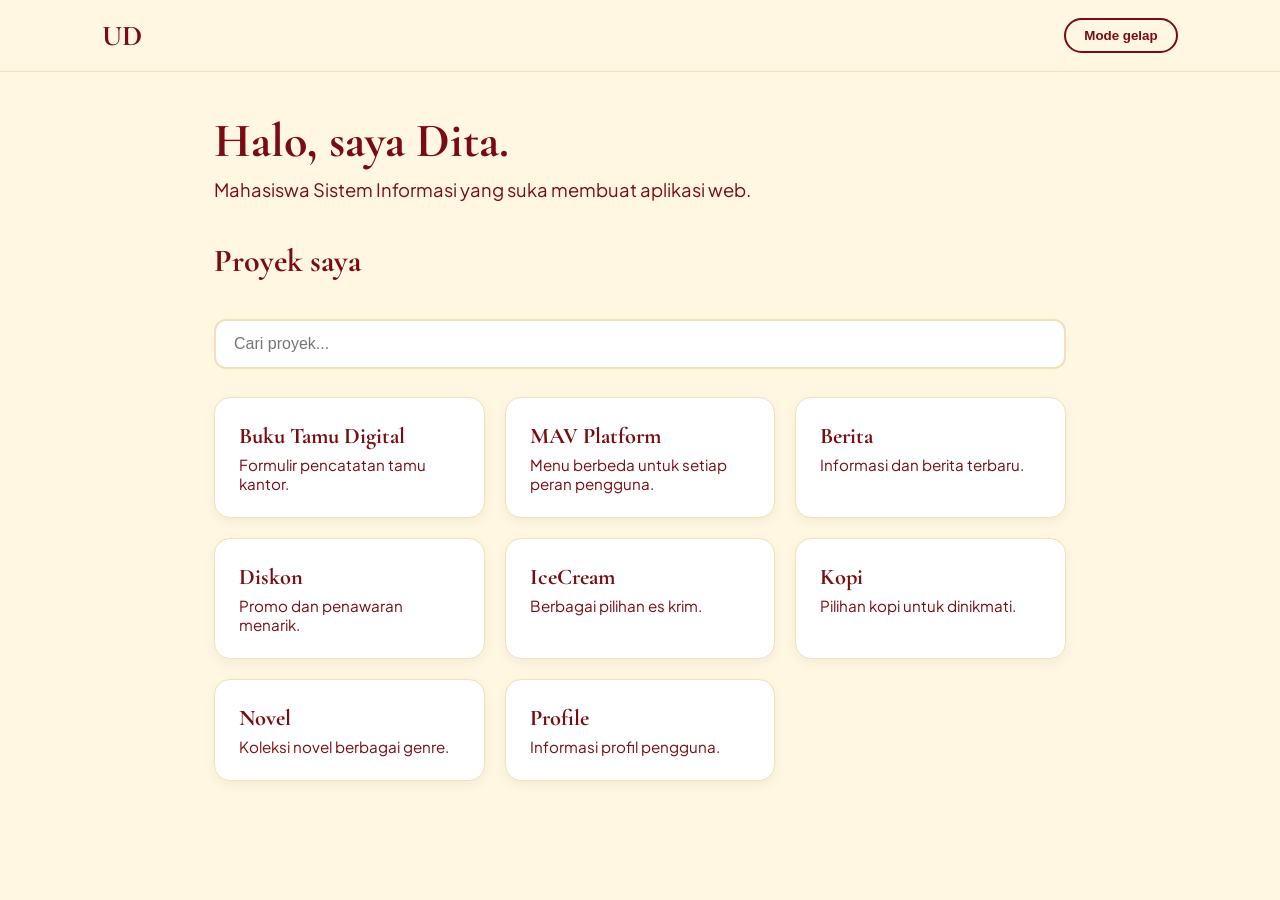
<file: index.html>
<!DOCTYPE html>
<html lang="id">
<head>
    <meta charset="UTF-8">
    <meta name="viewport" content="width=device-width, initial-scale=1">
    <title>Portofolio Dita</title>
    <link href="https://fonts.googleapis.com/css2?family=Cormorant+Garamond:wght@600;700&family=Plus+Jakarta+Sans:wght@400;500;600&display=swap" rel="stylesheet">
    <style>
        /* MODE TERANG (Default): Latar Lemon Cream #FFF7E1, Teks/Aksen Red Wine #790C12 */
        :root {
            --latar: #FFF7E1;
            --kartu: #ffffff;
            --teks: #4a070b;
            --teks-pudar: #790C12;
            --aksen: #790C12;
            --border: #f0e1bc;
        }

        /* MODE GELAP: Latar Red Wine Gelap #400609, Kartu Red Wine #790C12, Teks Lemon Cream #FFF7E1 */
        body.gelap {
            --latar: #3b0508;
            --kartu: #5c090e;
            --teks: #FFF7E1;
            --teks-pudar: #fcdfa2;
            --aksen: #FFF7E1;
            --border: #790C12;
        }

        * { box-sizing: border-box; }
        body {
            margin: 0;
            font-family: 'Plus Jakarta Sans', sans-serif;
            background: var(--latar);
            color: var(--teks);
            transition: all 0.3s ease;
        }
        h1, h2, h3 { font-family: 'Cormorant Garamond', serif; }
        .header {
            display: flex;
            justify-content: space-between;
            align-items: center;
            padding: 18px 8%;
            background: var(--latar);
            position: sticky;
            top: 0;
            border-bottom: 1px solid var(--border);
        }
        .logo { margin: 0; color: var(--aksen); font-size: 1.8rem; }
        #tombol-tema {
            padding: 8px 18px;
            border: 2px solid var(--aksen);
            border-radius: 20px;
            background: transparent;
            color: var(--aksen);
            font-weight: 600;
            cursor: pointer;
            transition: 0.2s;
        }
        #tombol-tema:hover { background: var(--aksen); color: var(--latar); }
        .isi { max-width: 900px; margin: 0 auto; padding: 40px 24px 60px; }
        .perkenalan h1 { font-size: 3rem; margin: 0 0 8px; color: var(--aksen); }
        .perkenalan p { color: var(--teks-pudar); font-size: 1.15rem; margin: 0; }
        .isi > h2 { font-size: 2rem; margin-top: 40px; color: var(--aksen); }
        #cari {
            width: 100%;
            padding: 14px 18px;
            margin: 12px 0 28px;
            border: 2px solid var(--border);
            border-radius: 12px;
            font-size: 1rem;
            background: var(--kartu);
            color: var(--teks);
            outline: none;
            transition: 0.2s;
        }
        #cari:focus { border-color: var(--aksen); }
        .daftar-proyek { display: grid; grid-template-columns: repeat(auto-fill, minmax(250px, 1fr)); gap: 20px; }
        .kartu {
            padding: 24px;
            background: var(--kartu);
            border-radius: 16px;
            border: 1px solid var(--border);
            color: inherit;
            text-decoration: none;
            transition: 0.3s;
            box-shadow: 0 4px 12px rgba(0,0,0,0.05);
        }
        .kartu:hover { transform: translateY(-5px); border-color: var(--aksen); }
        .kartu h3 { margin: 0 0 6px; color: var(--aksen); font-size: 1.4rem; }
        .kartu p { margin: 0; color: var(--teks-pudar); font-size: 0.95rem; }
        .pesan-kosong { display: none; color: var(--teks-pudar); text-align: center; margin-top: 20px; }
    </style>
</head>
<body>
    <header class="header">
        <h2 class="logo">UD</h2>
        <button id="tombol-tema">Mode gelap</button>
    </header>

    <main class="isi">
        <section class="perkenalan">
            <h1>Halo, saya Dita.</h1>
            <p>Mahasiswa Sistem Informasi yang suka membuat aplikasi web.</p>
        </section>

        <h2>Proyek saya</h2>
        <input type="text" id="cari" placeholder="Cari proyek...">

        <section class="daftar-proyek">
            <a class="kartu" href="buku-tamu-digital/index.html">
                <h3>Buku Tamu Digital</h3>
                <p>Formulir pencatatan tamu kantor.</p>
            </a>
            <a class="kartu" href="mav-platform/index.html">
                <h3>MAV Platform</h3>
                <p>Menu berbeda untuk setiap peran pengguna.</p>
            </a>
            <a class="kartu" href="berita/portal_berita.html">
                <h3>Berita</h3>
                <p>Informasi dan berita terbaru.</p>
            </a>
            <a class="kartu" href="diskon/index.html">
                <h3>Diskon</h3>
                <p>Promo dan penawaran menarik.</p>
            </a>
            <a class="kartu" href="IceCream/index.html">
                <h3>IceCream</h3>
                <p>Berbagai pilihan es krim.</p>
            </a>
            <a class="kartu" href="Kopi/index.html">
                <h3>Kopi</h3>
                <p>Pilihan kopi untuk dinikmati.</p>
            </a>
            <a class="kartu" href="novel/index.html">
                <h3>Novel</h3>
                <p>Koleksi novel berbagai genre.</p>
            </a>
            <a class="kartu" href="profile/index.html">
                <h3>Profile</h3>
                <p>Informasi profil pengguna.</p>
            </a>
        </section>

        <p id="pesan-kosong" class="pesan-kosong">Proyek tidak ditemukan.</p>
    </main>

    <script>
        const tombolTema = document.getElementById("tombol-tema");
        tombolTema.addEventListener("click", () => {
            document.body.classList.toggle("gelap");
            tombolTema.textContent = document.body.classList.contains("gelap") ? "Mode terang" : "Mode gelap";
        });

        const kotakCari = document.getElementById("cari");
        const semuaKartu = document.querySelectorAll(".kartu");
        const pesanKosong = document.getElementById("pesan-kosong");

        kotakCari.addEventListener("input", () => {
            const kataKunci = kotakCari.value.toLowerCase();
            let adaYangCocok = false;

            semuaKartu.forEach(kartu => {
                const cocok = kartu.textContent.toLowerCase().includes(kataKunci);
                kartu.style.display = cocok ? "block" : "none";
                if (cocok) adaYangCocok = true;
            });

            pesanKosong.style.display = adaYangCocok ? "none" : "block";
        });
    </script>
</body>
</html>
</file>
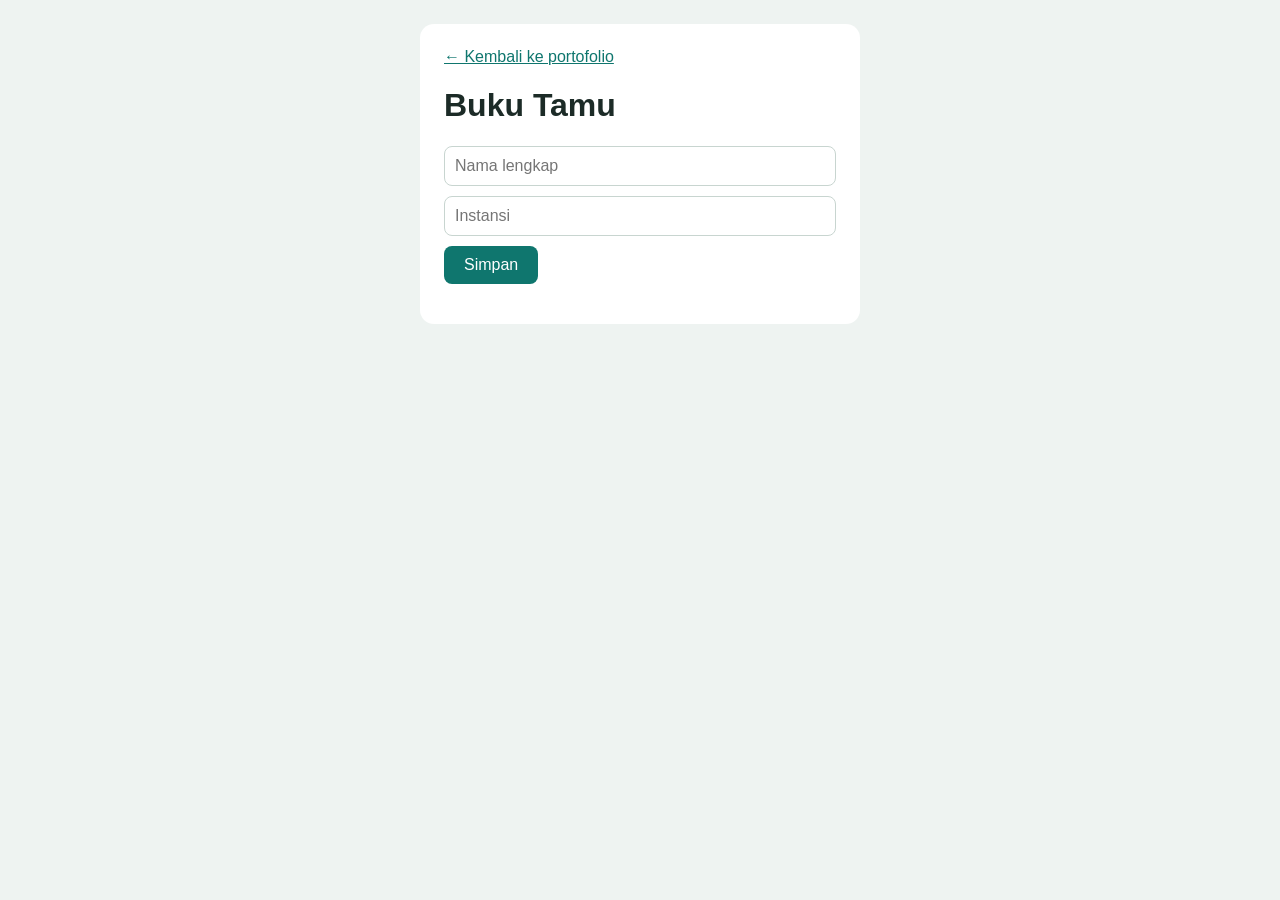
<file: buku-tamu-digital/index.html>
<!DOCTYPE html>
<html lang="id">

<head>
    <meta charset="UTF-8">
    <meta name="viewport" content="width=device-width, initial-scale=1">
    <title>Buku Tamu Digital</title>
    <link rel="stylesheet" href="style.css">
</head>

<body>
    <div class="kotak">
        <!-- ../ artinya "naik satu folder", lalu buka index.html utama -->
        <a href="../index.html">&larr; Kembali ke portofolio</a>
        <h1>Buku Tamu</h1>
        <input id="nama" placeholder="Nama lengkap">
        <input id="instansi" placeholder="Instansi">
        <button id="simpan">Simpan</button>
        <ul id="daftar"></ul>
    </div>
    <script src="script.js"></script>
</body>

</html>
</file>
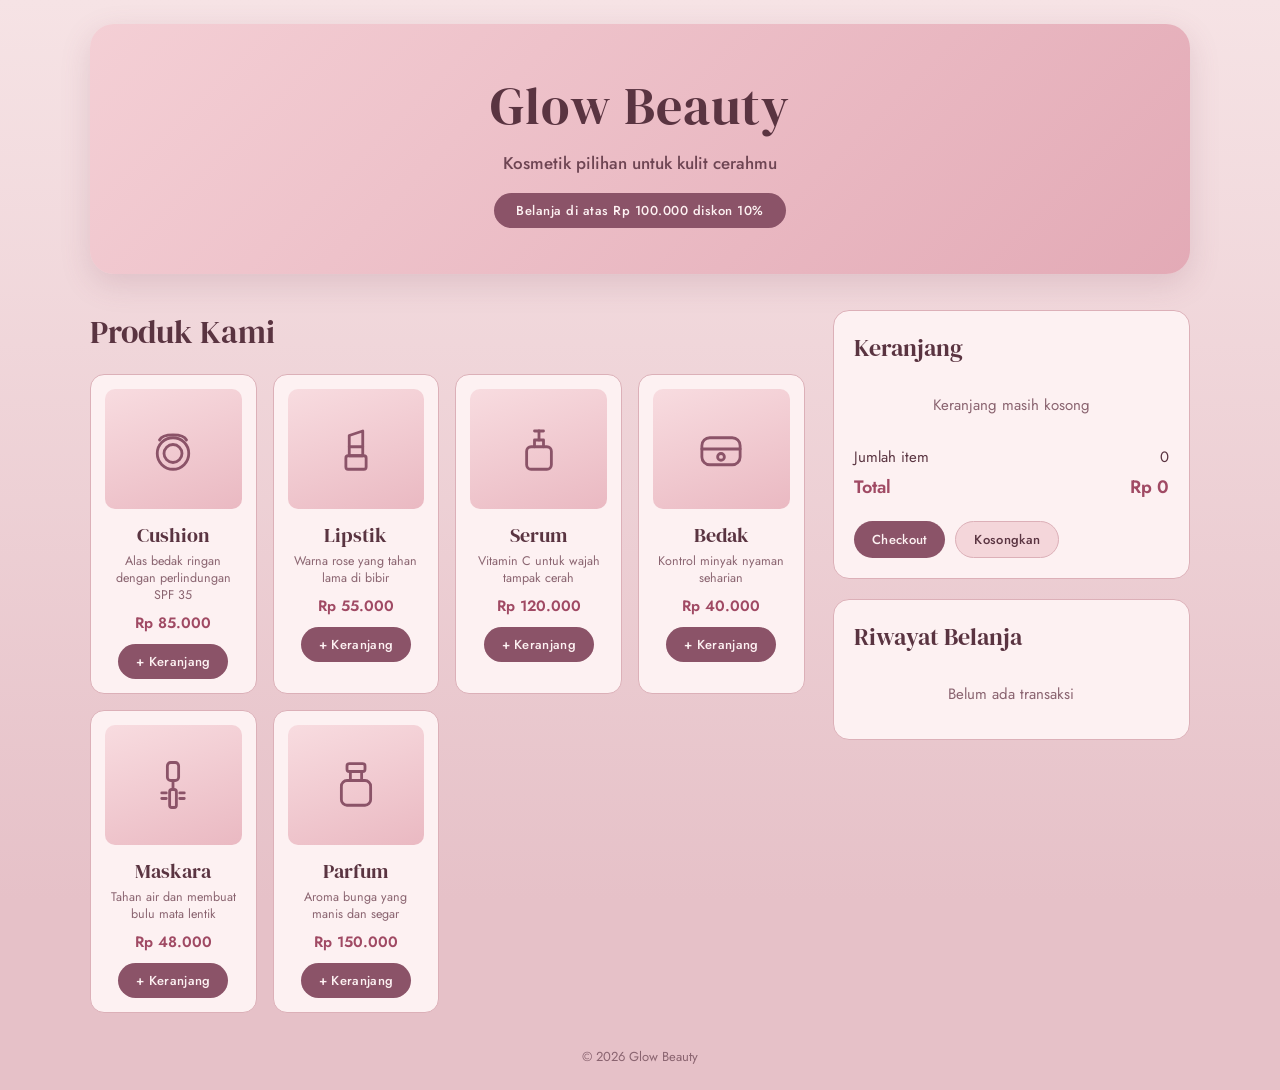
<file: diskon/index.html>
<!DOCTYPE html>
<html lang="id">
<head>
  <meta charset="UTF-8">
  <meta name="viewport" content="width=device-width, initial-scale=1">
  <title>Glow Beauty - Toko Kosmetik</title>
  <link rel="preconnect" href="https://fonts.googleapis.com">
  <link rel="preconnect" href="https://fonts.gstatic.com" crossorigin>
  <link href="https://fonts.googleapis.com/css2?family=DM+Serif+Display&family=Jost:wght@400;500;600&display=swap" rel="stylesheet">
  <script src="https://code.jquery.com/jquery-3.7.1.min.js"></script>
  <style>
    :root {
      --bg1: #f6e3e5;
      --bg2: #e6c1c8;
      --card: #fdf1f2;
      --card2: #f4d6da;
      --line: #dcb0b8;
      --text: #5a3441;
      --muted: #8a6470;
      --btn: #8b5368;
      --btn-hover: #744257;
      --price: #a04a64;
      --err: #b3261e;
      --ok: #2e6b3a;
    }
    * { box-sizing: border-box; }
    html { background: var(--bg2); }
    body {
      margin: 0;
      font-family: 'Jost', Arial, sans-serif;
      font-size: 15px;
      background: linear-gradient(180deg, var(--bg1) 0%, var(--bg2) 100%);
      background-attachment: fixed;
      color: var(--text);
      min-height: 100vh;
      padding: 24px 16px;
    }
    h1, h2, h3 { font-family: 'DM Serif Display', Georgia, serif; font-weight: 400; }
    .wrap { max-width: 1100px; margin: auto; }

    .hero {
      text-align: center;
      margin-bottom: 36px;
      padding: 46px 20px;
      border-radius: 24px;
      background: linear-gradient(135deg, #f4cfd5, #e3aab6);
      box-shadow: 0 10px 30px rgba(139,83,104,.18);
    }
    .hero h1 { margin: 0; font-size: 52px; letter-spacing: 1px; color: #5a3441; }
    .hero p { color: #6e4553; margin: 10px 0 0; font-size: 17px; font-weight: 500; }
    .promo {
      display: inline-block;
      margin-top: 18px;
      background: var(--btn);
      color: #fdf1f2;
      padding: 8px 22px;
      border-radius: 30px;
      font-weight: 500;
      font-size: 13px;
      letter-spacing: .5px;
    }

    .layout { display: flex; gap: 28px; flex-wrap: wrap; align-items: flex-start; }
    .produk { flex: 2; min-width: 300px; }
    .keranjang { flex: 1; min-width: 290px; position: sticky; top: 16px; }

    h2 { font-size: 28px; color: var(--text); margin: 0 0 16px; }
    .produk h2 { text-align: left; font-size: 32px; margin-bottom: 20px; }

    .grid { display: grid; grid-template-columns: repeat(auto-fill, minmax(165px, 1fr)); gap: 16px; }
    .item {
      background: var(--card);
      border: 1px solid var(--line);
      border-radius: 14px;
      padding: 14px;
      text-align: center;
      transition: transform .2s, box-shadow .2s;
    }
    .item:hover { transform: translateY(-5px); box-shadow: 0 12px 24px rgba(139,83,104,.22); }
    .ikon {
      color: var(--btn);
      background: linear-gradient(160deg, #f8dce0, #eab9c2);
      width: 100%;
      height: 120px;
      border-radius: 10px;
      margin: 0 0 12px;
      display: flex;
      align-items: center;
      justify-content: center;
    }
    .ikon svg { width: 54px; height: 54px; }
    .item h3 { margin: 4px 0 4px; font-size: 20px; }
    .item small { color: var(--muted); display: block; min-height: 34px; font-size: 12.5px; line-height: 1.35; }
    .harga { color: var(--price); font-weight: 600; margin: 8px 0 10px; font-size: 15px; }

    button {
      background: var(--btn);
      color: #fdf1f2;
      border: none;
      padding: 8px 18px;
      border-radius: 30px;
      font-family: 'Jost', Arial, sans-serif;
      font-weight: 500;
      cursor: pointer;
      font-size: 13px;
      letter-spacing: .3px;
      transition: background .2s;
    }
    button:hover { background: var(--btn-hover); }
    button.terang { background: var(--card2); color: var(--text); border: 1px solid var(--line); }
    button.terang:hover { background: #fbe4e7; }

    .box {
      background: var(--card);
      border: 1px solid var(--line);
      border-radius: 16px;
      padding: 20px;
      margin-bottom: 20px;
    }
    .box h2 { font-size: 24px; }
    .kosong { color: var(--muted); text-align: center; padding: 14px 0; }
    .baris {
      display: flex;
      justify-content: space-between;
      align-items: center;
      gap: 8px;
      padding: 10px 0;
      border-bottom: 1px dashed var(--line);
      font-size: 14px;
    }
    .mini { width: 34px; height: 34px; color: var(--btn); flex-shrink: 0; }
    .mini svg { width: 100%; height: 100%; }
    .baris .nama { flex: 1; }
    .baris small { color: var(--muted); }
    .qty { display: flex; align-items: center; gap: 8px; }
    .qty button { padding: 2px 10px; font-size: 15px; }
    .ringkasan { margin-top: 14px; line-height: 1.8; }
    .ringkasan div { display: flex; justify-content: space-between; }
    .total { font-size: 18px; font-weight: 600; color: var(--price); }
    #cartTotal s { color: var(--muted); font-size: 13px; margin-right: 6px; }
    .hemat { color: var(--ok); font-size: 13px; display: none; }

    .riwayat-item {
      font-size: 13px;
      padding: 8px 0;
      border-bottom: 1px dashed var(--line);
      display: flex;
      justify-content: space-between;
      gap: 8px;
    }

    #modal {
      display: none;
      position: fixed;
      inset: 0;
      background: rgba(70,35,50,.6);
      align-items: center;
      justify-content: center;
      padding: 16px;
      z-index: 10;
    }
    .modal-box {
      background: var(--card);
      border: 1px solid var(--line);
      border-radius: 20px;
      padding: 26px;
      width: 100%;
      max-width: 420px;
    }
    label { display: block; margin-top: 12px; font-size: 14px; font-weight: 500; }
    input, textarea {
      width: 100%;
      margin-top: 4px;
      padding: 10px 14px;
      background: #fff8f9;
      color: var(--text);
      border: 1px solid var(--line);
      border-radius: 12px;
      font-size: 15px;
      font-family: 'Jost', Arial, sans-serif;
    }
    input:focus, textarea:focus { outline: 2px solid var(--btn); }
    .error { display: none; color: var(--err); font-size: 12px; margin-top: 3px; }
    .aksi { display: flex; gap: 10px; margin-top: 18px; }
    #pesanSukses {
      display: none;
      background: #d9eddc;
      color: var(--ok);
      font-weight: 500;
      padding: 12px 16px;
      border-radius: 14px;
      margin-bottom: 16px;
      text-align: center;
    }
    footer { text-align: center; color: var(--muted); font-size: 13px; margin-top: 34px; }
  </style>
</head>
<body>
<div class="wrap">

  <div class="hero">
    <h1>Glow Beauty</h1>
    <p>Kosmetik pilihan untuk kulit cerahmu </p>
    <span class="promo">Belanja di atas Rp 100.000 diskon 10%</span>
  </div>

  <div id="pesanSukses"></div>

  <div class="layout">

    <div class="produk">
      <h2>Produk Kami</h2>
      <div class="grid" id="daftarProduk"></div>
    </div>

    <div class="keranjang">
      <div class="box">
        <h2>Keranjang</h2>
        <div id="isiCart"></div>
        <div class="ringkasan">
          <div><span>Jumlah item</span><span id="cartQty">0</span></div>
          <div class="total"><span>Total</span><span id="cartTotal">Rp 0</span></div>
          <div class="hemat" id="cartHemat"></div>
        </div>
        <div class="aksi">
          <button id="btnCheckout">Checkout</button>
          <button id="btnKosongkan" class="terang">Kosongkan</button>
        </div>
      </div>

      <div class="box">
        <h2>Riwayat Belanja</h2>
        <div id="daftarRiwayat"></div>
      </div>
    </div>

  </div>

  <footer>© 2026 Glow Beauty</footer>
</div>

<div id="modal">
  <div class="modal-box">
    <h2>Data Pembeli</h2>
    <form id="formPembeli">
      <label>Nama Lengkap</label>
      <input type="text" id="inNama" placeholder="Nama lengkap">
      <div class="error" id="errNama">Nama minimal 3 karakter</div>

      <label>Alamat</label>
      <textarea id="inAlamat" rows="2" placeholder="Alamat lengkap"></textarea>
      <div class="error" id="errAlamat">Alamat minimal 10 karakter</div>

      <label>No. HP</label>
      <input type="text" id="inHp" placeholder="08xxxxxxxxxx">
      <div class="error" id="errHp">No. HP harus diawali 08 dan 10-13 digit</div>

      <div class="aksi">
        <button type="submit">Bayar Sekarang</button>
        <button type="button" id="btnBatal" class="terang">Batal</button>
      </div>
    </form>
  </div>
</div>

<script>
  $(document).ready(function () {

    var svgAwal = '<svg viewBox="0 0 48 48" fill="none" stroke="currentColor" stroke-width="2.5" stroke-linecap="round" stroke-linejoin="round">';
    var ikon = {
      cushion: svgAwal + '<circle cx="24" cy="28" r="14"/><circle cx="24" cy="28" r="8"/><path d="M12 16c3-6 21-6 24 0"/></svg>',
      lipstik: svgAwal + '<rect x="15" y="30" width="18" height="12" rx="2"/><rect x="18" y="22" width="12" height="8"/><path d="M18 22V12l12-4v14"/></svg>',
      serum:   svgAwal + '<rect x="13" y="22" width="22" height="20" rx="4"/><path d="M20 22v-6h8v6"/><path d="M24 16V8"/><path d="M20 8h8"/></svg>',
      bedak:   svgAwal + '<rect x="7" y="14" width="34" height="24" rx="7"/><path d="M7 24h34"/><circle cx="24" cy="31" r="3"/></svg>',
      maskara: svgAwal + '<rect x="19" y="4" width="10" height="16" rx="3"/><path d="M24 20v8"/><rect x="21" y="28" width="6" height="16" rx="2"/><path d="M18 31h-4M18 36h-4M30 31h4M30 36h4"/></svg>',
      parfum:  svgAwal + '<rect x="11" y="20" width="26" height="22" rx="5"/><rect x="19" y="12" width="10" height="8"/><rect x="16" y="5" width="16" height="7" rx="2"/></svg>'
    };

    var produk = [
      { id: 1, nama: 'Cushion',  ket: 'Alas bedak ringan dengan perlindungan SPF 35', harga: 85000,  ikon: ikon.cushion },
      { id: 2, nama: 'Lipstik',  ket: 'Warna rose yang tahan lama di bibir', harga: 55000,  ikon: ikon.lipstik },
      { id: 3, nama: 'Serum',    ket: 'Vitamin C untuk wajah tampak cerah', harga: 120000, ikon: ikon.serum },
      { id: 4, nama: 'Bedak',    ket: 'Kontrol minyak nyaman seharian', harga: 40000,  ikon: ikon.bedak },
      { id: 5, nama: 'Maskara',  ket: 'Tahan air dan membuat bulu mata lentik', harga: 48000,  ikon: ikon.maskara },
      { id: 6, nama: 'Parfum',   ket: 'Aroma bunga yang manis dan segar', harga: 150000, ikon: ikon.parfum }
    ];

    var cart = [];

    function rupiah(angka) {
      return 'Rp ' + angka.toLocaleString('id-ID');
    }

    $.each(produk, function (i, p) {
      $('#daftarProduk').append(
        '<div class="item">' +
          '<div class="ikon">' + p.ikon + '</div>' +
          '<h3>' + p.nama + '</h3>' +
          '<small>' + p.ket + '</small>' +
          '<div class="harga">' + rupiah(p.harga) + '</div>' +
          '<button class="btnTambah" data-id="' + p.id + '">+ Keranjang</button>' +
        '</div>'
      );
    });

    function updateCartUI() {
      var html = '';
      var totalQty = 0;

      if (cart.length === 0) {
        html = '<div class="kosong">Keranjang masih kosong</div>';
      } else {
        $.each(cart, function (i, item) {
          totalQty += item.qty;
          html +=
            '<div class="baris">' +
              '<span class="mini">' + item.ikon + '</span>' +
              '<span class="nama">' + item.nama + '<br><small>' + rupiah(item.harga) + '</small></span>' +
              '<span class="qty">' +
                '<button class="btnKurang terang" data-id="' + item.id + '">-</button>' +
                '<b>' + item.qty + '</b>' +
                '<button class="btnPlus terang" data-id="' + item.id + '">+</button>' +
              '</span>' +
            '</div>';
        });
      }

      $('#isiCart').html(html);
      $('#cartQty').text(totalQty);

      let totalHarga = cart.reduce((sum, item) => sum + (item.harga * item.qty), 0);
      if (totalHarga > 100000) {
        const diskon = totalHarga * 0.1;
        totalHarga -= diskon;
        $('#cartTotal').html(
          '<s>Rp ' + (totalHarga + diskon).toLocaleString('id-ID') + '</s> ' +
          'Rp ' + totalHarga.toLocaleString('id-ID')
        );
        $('#cartHemat').text('Kamu hemat ' + rupiah(diskon) + ' (diskon 10%)').show();
      } else {
        $('#cartTotal').text(rupiah(totalHarga));
        $('#cartHemat').hide();
      }
    }

    function simpanRiwayat(total, qty) {
      const riwayat = JSON.parse(localStorage.getItem('riwayat')) || [];
      riwayat.push({ tanggal: new Date().toISOString(), total, qty });
      localStorage.setItem('riwayat', JSON.stringify(riwayat));
    }

    function tampilRiwayat() {
      var riwayat = JSON.parse(localStorage.getItem('riwayat')) || [];
      if (riwayat.length === 0) {
        $('#daftarRiwayat').html('<div class="kosong">Belum ada transaksi</div>');
        return;
      }
      var html = '';
      $.each(riwayat.slice().reverse(), function (i, r) {
        var tgl = new Date(r.tanggal).toLocaleString('id-ID');
        html += '<div class="riwayat-item"><span>' + tgl + '<br>' + r.qty + ' item</span><b>' + rupiah(r.total) + '</b></div>';
      });
      $('#daftarRiwayat').html(html);
    }

    function hitungTotal() {
      var t = cart.reduce((sum, item) => sum + (item.harga * item.qty), 0);
      return t > 100000 ? t - t * 0.1 : t;
    }

    $('#daftarProduk').on('click', '.btnTambah', function () {
      var id = $(this).data('id');
      var ada = cart.find(function (c) { return c.id === id; });
      if (ada) {
        ada.qty++;
      } else {
        var p = produk.find(function (x) { return x.id === id; });
        cart.push({ id: p.id, nama: p.nama, harga: p.harga, ikon: p.ikon, qty: 1 });
      }
      updateCartUI();
    });

    $('#isiCart').on('click', '.btnPlus', function () {
      var id = $(this).data('id');
      cart.find(function (c) { return c.id === id; }).qty++;
      updateCartUI();
    });

    $('#isiCart').on('click', '.btnKurang', function () {
      var id = $(this).data('id');
      var item = cart.find(function (c) { return c.id === id; });
      item.qty--;
      if (item.qty <= 0) {
        cart = cart.filter(function (c) { return c.id !== id; });
      }
      updateCartUI();
    });

    $('#btnKosongkan').click(function () {
      cart = [];
      updateCartUI();
    });

    $('#btnCheckout').click(function () {
      if (cart.length === 0) {
        alert('Keranjang masih kosong!');
        return;
      }
      $('#modal').css('display', 'flex').hide().fadeIn(300);
    });

    $('#btnBatal').click(function () {
      $('#modal').fadeOut(200);
    });

    function cekNama() {
      var ok = $('#inNama').val().trim().length >= 3;
      if (ok) { $('#errNama').hide(); } else { $('#errNama').show(); }
      return ok;
    }
    function cekAlamat() {
      var ok = $('#inAlamat').val().trim().length >= 10;
      if (ok) { $('#errAlamat').hide(); } else { $('#errAlamat').show(); }
      return ok;
    }
    function cekHp() {
      var ok = /^08\d{8,11}$/.test($('#inHp').val().trim());
      if (ok) { $('#errHp').hide(); } else { $('#errHp').show(); }
      return ok;
    }

    $('#inNama').on('input', cekNama);
    $('#inAlamat').on('input', cekAlamat);
    $('#inHp').on('input', cekHp);

    $('#formPembeli').submit(function (e) {
      e.preventDefault();
      var a = cekNama(), b = cekAlamat(), c = cekHp();

      if (a && b && c) {
        var total = hitungTotal();
        var qty = cart.reduce((sum, item) => sum + item.qty, 0);
        var nama = $('#inNama').val().trim();

        simpanRiwayat(total, qty);
        tampilRiwayat();

        cart = [];
        updateCartUI();
        this.reset();
        $('#modal').fadeOut(200);

        $('#pesanSukses')
          .text('Terima kasih ' + nama + '! Pesanan ' + rupiah(total) + ' berhasil dibuat.')
          .fadeIn().delay(3500).fadeOut();
      }
    });

    $('#daftarProduk').on('mouseenter', '.item', function () {
      $(this).css('border-color', '#a04a64');
    }).on('mouseleave', '.item', function () {
      $(this).css('border-color', '#dcb0b8');
    });

    updateCartUI();
    tampilRiwayat();
  });
</script>
</body>
</html>
</file>
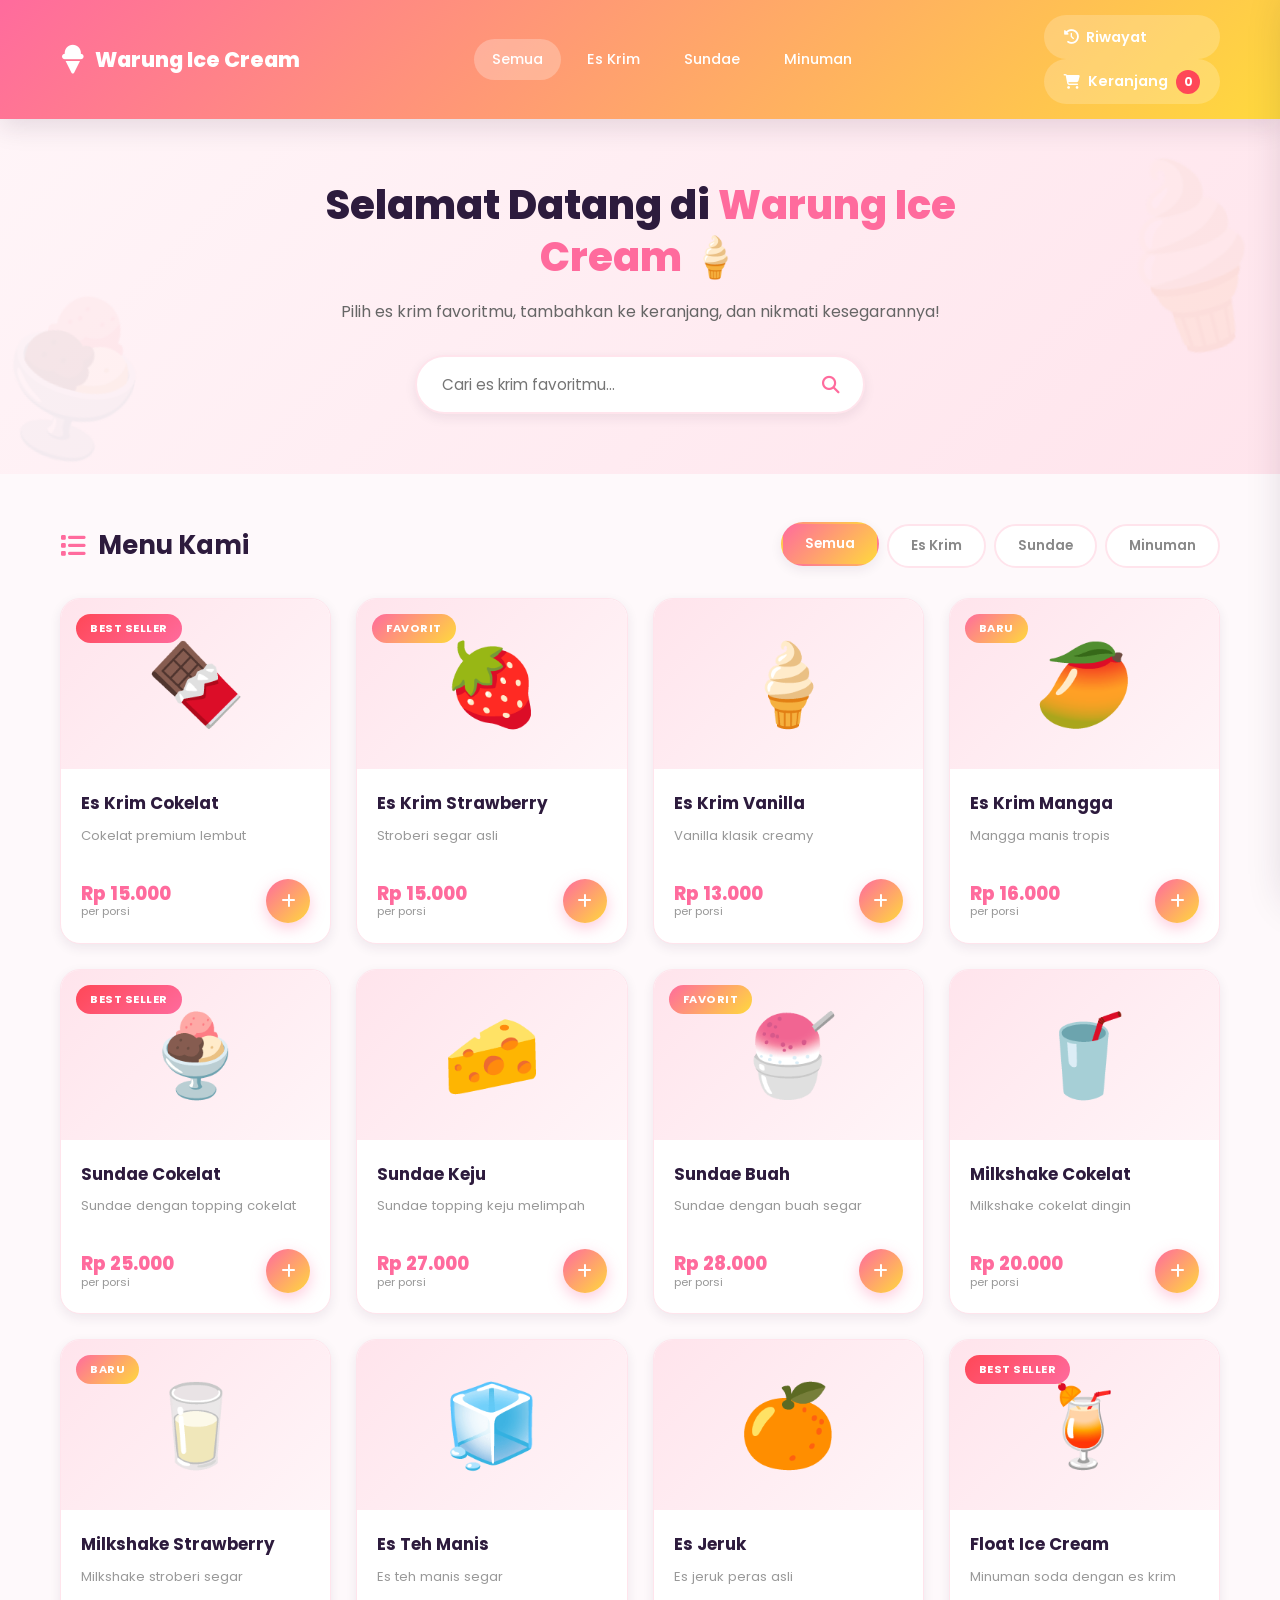
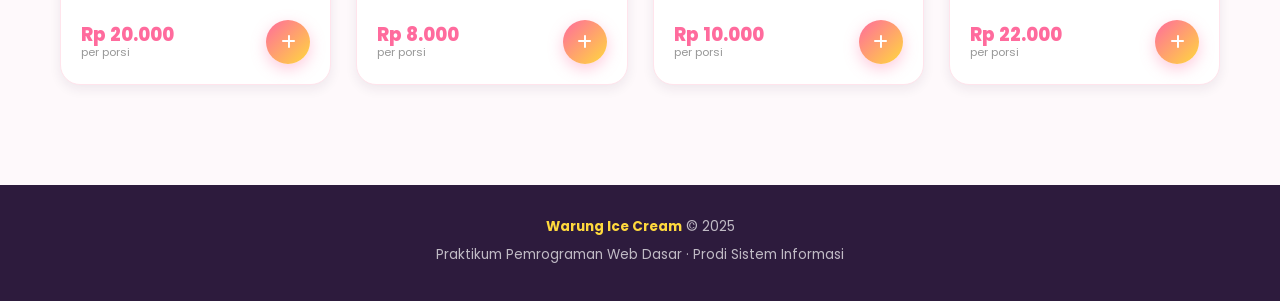
<file: IceCream/index.html>
<!DOCTYPE html>
<html lang="id">
<head>
    <meta charset="UTF-8">
    <meta name="viewport" content="width=device-width, initial-scale=1.0">
    <title>Warung Ice Cream - Es Krim Segar Setiap Hari</title>

    <!-- jQuery CDN -->
    <script src="https://code.jquery.com/jquery-3.7.1.min.js"
            integrity="sha256-/JqT3SQfawRcv/BIHPThkBvs0OEvtFFmqPF/lYI/Cxo="
            crossorigin="anonymous"></script>

    <!-- Font Awesome untuk ikon -->
    <link rel="stylesheet"
          href="https://cdnjs.cloudflare.com/ajax/libs/font-awesome/6.4.0/css/all.min.css">

    <!-- Google Fonts -->
    <link href="https://fonts.googleapis.com/css2?family=Poppins:wght@300;400;500;600;700;800&display=swap" rel="stylesheet">

    <!-- CSS Eksternal -->
    <link rel="stylesheet" href="style.css">
</head>
<body>

    <!-- ========== NAVBAR ========== -->
    <nav class="navbar">
        <div class="nav-container">
            <div class="logo">
                <i class="fas fa-ice-cream"></i>
                <span>Warung Ice Cream</span>
            </div>

            <div class="nav-menu" id="navMenu">
                <a class="nav-link active" data-filter="all">Semua</a>
                <a class="nav-link" data-filter="es-krim">Es Krim</a>
                <a class="nav-link" data-filter="sundae">Sundae</a>
                <a class="nav-link" data-filter="minuman">Minuman</a>
            </div>

            <div class="nav-actions">
                <div class="cart-btn" id="riwayatBtn">
                    <i class="fas fa-history"></i>
                    <span class="cart-text">Riwayat</span>
                </div>

                <div class="cart-btn" id="cartBtn">
                    <i class="fas fa-shopping-cart"></i>
                    <span class="cart-text">Keranjang</span>
                    <span class="cart-badge" id="cartBadge">0</span>
                </div>
            </div>

            <div class="hamburger" id="hamburger">
                <i class="fas fa-bars"></i>
            </div>
        </div>
    </nav>

    <!-- ========== HERO SECTION ========== -->
    <section class="hero">
        <div class="hero-content">
            <h1>Selamat Datang di <span>Warung Ice Cream</span> 🍦</h1>
            <p>Pilih es krim favoritmu, tambahkan ke keranjang, dan nikmati kesegarannya!</p>

            <div class="search-box">
                <input type="text" id="searchProduk" placeholder="Cari es krim favoritmu...">
                <i class="fas fa-search"></i>
            </div>
        </div>
    </section>

    <!-- ========== PRODUK SECTION ========== -->
    <section class="produk-section">
        <div class="section-header">
            <h2><i class="fas fa-list"></i> Menu Kami</h2>
            <div class="filter-btns">
                <button class="filter-btn active" data-cat="all">Semua</button>
                <button class="filter-btn" data-cat="es-krim">Es Krim</button>
                <button class="filter-btn" data-cat="sundae">Sundae</button>
                <button class="filter-btn" data-cat="minuman">Minuman</button>
            </div>
        </div>

        <!-- Grid produk akan di-render oleh jQuery -->
        <div class="produk-grid" id="produkGrid"></div>
    </section>

    <!-- ========== CART SIDEBAR ========== -->
    <div class="cart-overlay" id="cartOverlay"></div>

    <aside class="cart-sidebar" id="cartSidebar">
        <div class="cart-header">
            <h3><i class="fas fa-shopping-bag"></i> Keranjang Belanja</h3>
            <button class="cart-close" id="cartClose">
                <i class="fas fa-times"></i>
            </button>
        </div>

        <div class="cart-items" id="cartItems">
            <!-- Item keranjang akan di-render oleh jQuery -->
        </div>

        <div class="cart-footer">
            <div class="cart-total">
                <span>Total:</span>
                <span class="total-price" id="cartTotal">Rp 0</span>
            </div>
            <button class="btn-checkout" id="btnCheckout">
                <i class="fas fa-check-circle"></i> Checkout Sekarang
            </button>
        </div>
    </aside>

    <!-- ========== MODAL FORM DATA PEMBELI ========== -->
    <div class="modal-overlay" id="modalOverlay">
        <div class="modal" role="dialog" aria-modal="true" aria-labelledby="modalTitle">
            <div class="modal-header">
                <h3 id="modalTitle"><i class="fas fa-user-edit"></i> Data Pembeli</h3>
                <button type="button" class="modal-close" id="modalClose" aria-label="Tutup">
                    <i class="fas fa-times"></i>
                </button>
            </div>

            <form id="formPembeli" novalidate>
                <div class="modal-body">
                    <div class="modal-summary" id="modalSummary"></div>

                    <div class="form-group">
                        <label for="inputNama">Nama Lengkap</label>
                        <input type="text" id="inputNama" placeholder="Contoh: Budi Santoso" autocomplete="name">
                        <span class="form-error"></span>
                    </div>

                    <div class="form-group">
                        <label for="inputAlamat">Alamat Pengantaran</label>
                        <textarea id="inputAlamat" rows="3" placeholder="Contoh: Jl. Ahmad Yani No. 10" autocomplete="street-address"></textarea>
                        <span class="form-error"></span>
                    </div>

                    <div class="form-group">
                        <label for="inputHp">No HP / WhatsApp</label>
                        <input type="tel" id="inputHp" placeholder="Contoh: 081234567890" autocomplete="tel">
                        <span class="form-error"></span>
                    </div>
                </div>

                <div class="modal-footer">
                    <button type="button" class="btn-batal" id="btnBatal">Batal</button>
                    <button type="submit" class="btn-konfirmasi" id="btnKonfirmasi">
                        <i class="fas fa-check-circle"></i> Konfirmasi Pesanan
                    </button>
                </div>
            </form>
        </div>
    </div>

    <!-- ========== MODAL RIWAYAT PESANAN ========== -->
    <div class="modal-overlay" id="riwayatOverlay">
        <div class="modal modal-lg" role="dialog" aria-modal="true" aria-labelledby="riwayatTitle">
            <div class="modal-header">
                <h3 id="riwayatTitle"><i class="fas fa-history"></i> Riwayat Pesanan</h3>
                <button type="button" class="modal-close" id="riwayatClose" aria-label="Tutup">
                    <i class="fas fa-times"></i>
                </button>
            </div>

            <div class="modal-body">
                <div class="riwayat-summary" id="riwayatSummary"></div>
                <div class="riwayat-list" id="riwayatList"></div>
            </div>

            <div class="modal-footer">
                <button type="button" class="btn-batal" id="btnTutupRiwayat">Tutup</button>
                <button type="button" class="btn-hapus-riwayat" id="btnHapusRiwayat">
                    <i class="fas fa-trash"></i> Hapus Semua
                </button>
            </div>
        </div>
    </div>

    <!-- ========== TOAST NOTIFICATION ========== -->
    <div class="toast" id="toast">
        <i class="fas fa-check-circle"></i>
        <span id="toastMsg">Produk ditambahkan!</span>
    </div>

    <!-- ========== FOOTER ========== -->
    <footer class="footer">
        <p><strong>Warung Ice Cream</strong> © 2025</p>
        <p>Praktikum Pemrograman Web Dasar · Prodi Sistem Informasi</p>
    </footer>

    <!-- JavaScript Eksternal -->
    <script src="script.js"></script>
</body>
</html>
</file>
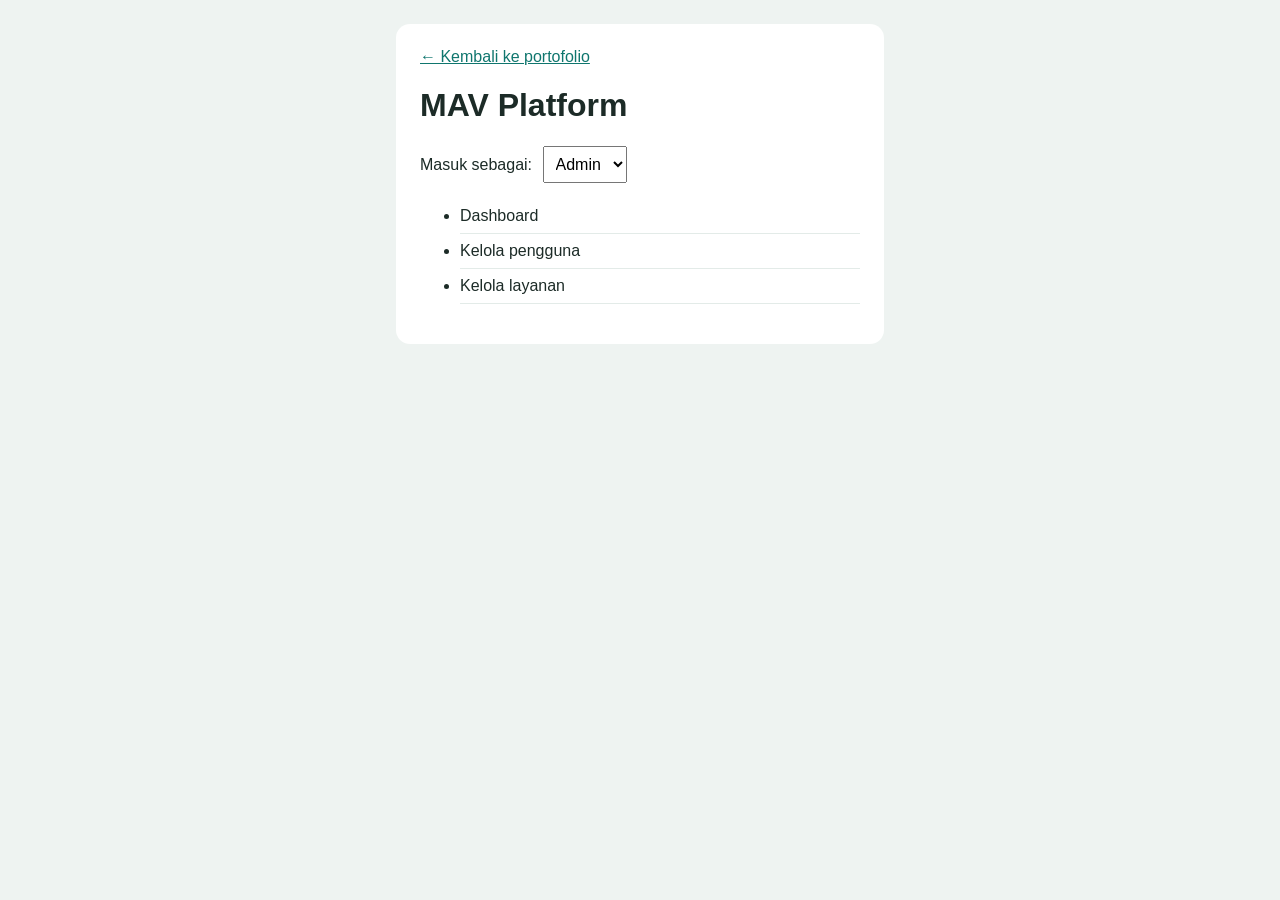
<file: mav-platform/index.html>
<!DOCTYPE html>
<html lang="id">

<head>
    <meta charset="UTF-8">
    <meta name="viewport" content="width=device-width, initial-scale=1">
    <title>MAV Platform</title>
    <link rel="stylesheet" href="style.css">
</head>

<body>
    <div class="kotak">
        <a href="../index.html">&larr; Kembali ke portofolio</a>
        <h1>MAV Platform</h1>
        <label>Masuk sebagai:
            <select id="peran">
                <option value="admin">Admin</option>
                <option value="staf">Staf</option>
                <option value="tamu">Tamu</option>
            </select>
        </label>
        <ul id="menu"></ul>
    </div>
    <script src="script.js"></script>
</body>

</html>
</file>
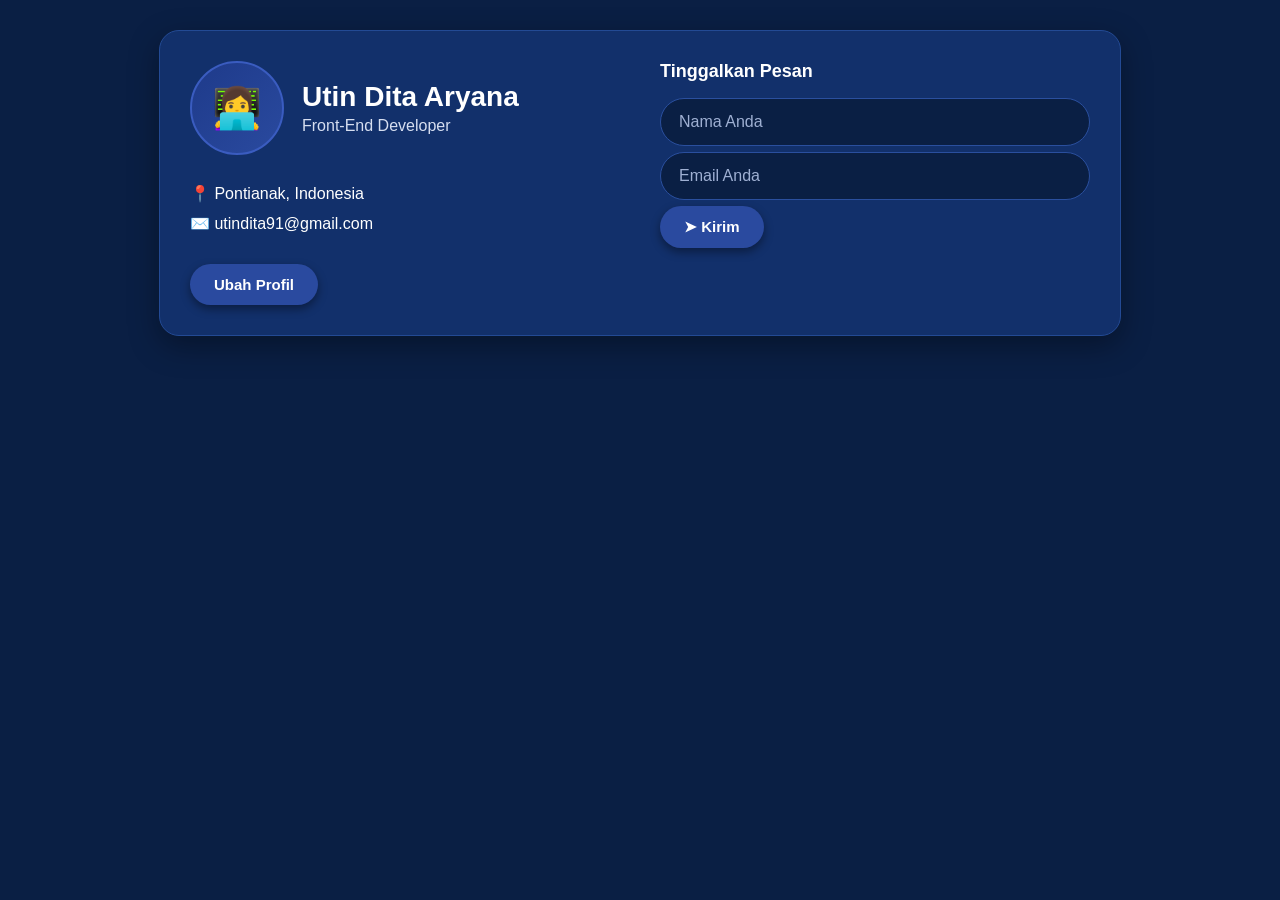
<file: profile/index.html>
<!DOCTYPE html>
<html lang="id">
<head>
  <meta charset="UTF-8">
  <meta name="viewport" content="width=device-width, initial-scale=1">
  <title>Profil Utin Dita Aryana</title>
  <script src="https://code.jquery.com/jquery-3.7.1.min.js"></script>
  <style>
    html {
      background: #0a1f44;
      color-scheme: dark;
      min-height: 100%;
    }
    body {
      background: #0a1f44;
      color: #ffffff;
      font-family: Arial, sans-serif;
      margin: 0;
      padding: 30px 16px;
      min-height: 100vh;
      box-sizing: border-box;
    }
    .card {
      max-width: 900px;
      margin: auto;
      background: #12306b;
      border: 1px solid #234a94;
      border-radius: 20px;
      padding: 30px;
      display: flex;
      gap: 40px;
      flex-wrap: wrap;
      box-shadow: 0 10px 30px rgba(0,0,0,.35);
    }
    .kiri { flex: 1; min-width: 260px; }
    .kanan { flex: 1; min-width: 260px; }

    .header { display: flex; align-items: center; gap: 18px; }
    .avatar {
      width: 90px;
      height: 90px;
      border-radius: 50%;
      background: linear-gradient(135deg, #1e3a8a, #2a4a9f);
      border: 2px solid #3a5cc0;
      display: flex;
      align-items: center;
      justify-content: center;
      font-size: 40px;
      flex-shrink: 0;
    }
    #nama { margin: 0; font-size: 28px; color: #ffffff; }
    #role { margin: 4px 0 0; color: #d6def0; }
    .info { margin: 24px 0; line-height: 1.9; color: #ffffff; }

    .judul {
      font-size: 18px;
      font-weight: bold;
      cursor: pointer;
      margin: 0 0 16px;
    }
    input {
      width: 100%;
      box-sizing: border-box;
      padding: 14px 18px;
      margin-bottom: 6px;
      background: #0a1f44;
      color: #ffffff;
      border: 1px solid #2a4f9e;
      border-radius: 30px;
      font-size: 16px;
    }
    input::placeholder { color: #9fb0d3; }
    input:focus { outline: 2px solid #3a5cc0; }
    .error { display: none; color: #fca5a5; font-size: 13px; margin: 0 0 10px 16px; }
    .sukses { display: none; color: #86efac; font-weight: bold; }

    button {
      background: #2a4a9f;
      color: white;
      border: none;
      padding: 12px 24px;
      border-radius: 30px;
      font-size: 15px;
      font-weight: bold;
      cursor: pointer;
      box-shadow: 0 4px 10px rgba(0,0,0,.4);
    }
    button:hover { background: #3a5cc0; }
  </style>
</head>
<body>

  <div class="card">

    <div class="kiri">
      <div id="profil">
        <div class="header">
          <div class="avatar">👩‍💻</div>
          <div>
            <h1 id="nama">Utin Dita Aryana</h1>
            <p id="role">Front-End Developer</p>
          </div>
        </div>
        <div class="info">
          <div>📍 Pontianak, Indonesia</div>
          <div>✉️ utindita91@gmail.com</div>
        </div>
      </div>
      <button id="btnUbah">Ubah Profil </button>
    </div>

    
    <div class="kanan">
      <p class="judul" id="judulPesan">Tinggalkan Pesan</p>
      <form id="formPesan">
        <input type="text" id="inNama" placeholder="Nama Anda">
        <p class="error" id="errNama">Nama minimal 3 karakter</p>

        <input type="text" id="inEmail" placeholder="Email Anda">
        <p class="error" id="errEmail">Masukkan email yang valid</p>

        <button type="submit">➤ Kirim</button>
        <p class="sukses" id="sukses">✅ Pesan berhasil dikirim!</p>
      </form>
    </div>

  </div>

  <script>
    $(document).ready(function () {

      var diubah = false;

      $('#btnUbah').click(function () {
        $('#profil').fadeOut(300, function () {
          if (!diubah) {
            $('#nama').text('Dita').css('color', '#d6def0');
            $('#role').html('<b>Web Developer</b>');
          } else {
            $('#nama').text('Utin Dita Aryana').css('color', '#ffffff');
            $('#role').html('Front-End-Developer');
          }
          diubah = !diubah;
          $('#profil').fadeIn(400);
        });
      });

      $('.avatar').hover(
        function () { $(this).css('box-shadow', '0 0 0 4px #3a5cc0'); },
        function () { $(this).css('box-shadow', 'none'); }
      );

      $('#judulPesan').click(function () {
        $('#formPesan').slideToggle();
      });

      $('#inNama').on('input', function () {
        if ($(this).val().trim().length < 3) { $('#errNama').show(); }
        else { $('#errNama').hide(); }
      });

      $('#inEmail').on('input', function () {
        if ($(this).val().indexOf('@') === -1) { $('#errEmail').show(); }
        else { $('#errEmail').hide(); }
      });

      $('#formPesan').submit(function (e) {
        e.preventDefault();
        var valid = true;

        if ($('#inNama').val().trim().length < 3) {
          $('#errNama').show(); valid = false;
        } else { $('#errNama').hide(); }

        if ($('#inEmail').val().indexOf('@') === -1) {
          $('#errEmail').show(); valid = false;
        } else { $('#errEmail').hide(); }

        if (valid) {
          $('#sukses').fadeIn().delay(2000).fadeOut();
          this.reset();
        }
      });

    });
  </script>

</body>
</html>
</file>
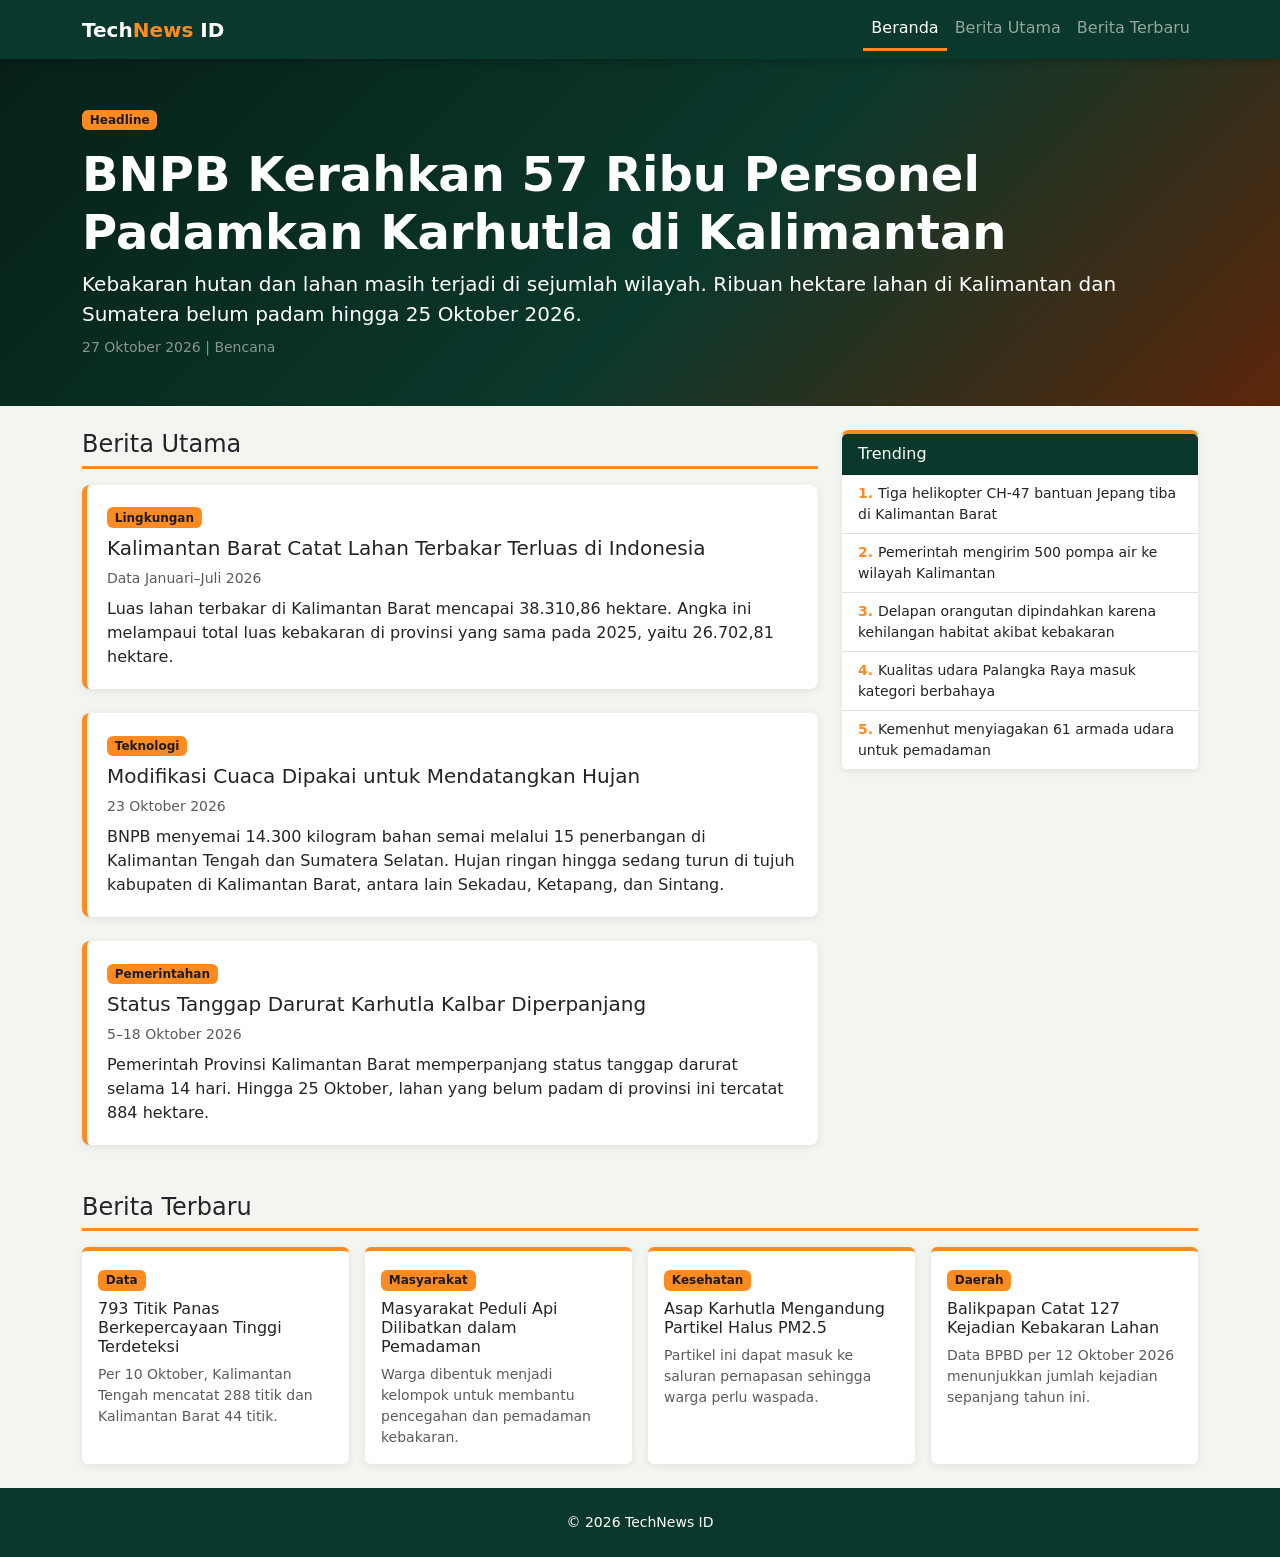
<file: berita/portal_berita.html>
<!DOCTYPE html>
<html lang="id">
<head>
    <meta charset="UTF-8">
    <meta name="viewport" content="width=device-width, initial-scale=1">
    <title>TechNews ID - Portal Berita</title>
    <link rel="stylesheet" href="https://cdn.jsdelivr.net/npm/bootstrap@5.3.2/dist/css/bootstrap.min.css">
    <style>
        :root {
            --bs-dark-rgb: 11, 56, 44;
            --aksen: #ff8a1f;
        }
        html { scroll-behavior: smooth; }
        body { background-color: #f3f5f1; }
        section, aside, footer { scroll-margin-top: 70px; }

        .navbar { box-shadow: 0 2px 8px rgba(0, 0, 0, .25); }
        .navbar-brand span { color: var(--aksen); }
        .navbar .nav-link {
            padding: .5rem .9rem;
            border-bottom: 3px solid transparent;
        }
        .navbar .nav-link:hover { color: #fff; }
        .navbar .nav-link.active {
            color: #fff;
            border-bottom-color: var(--aksen);
        }
        .navbar .nav-link:focus,
        .navbar .nav-link:focus-visible { outline: none; box-shadow: none; }

        .hero-gelap {
            background: linear-gradient(135deg, #062019 0%, #0b382c 55%, #5c260a 100%);
        }
        .badge-aksen { background-color: var(--aksen); color: #1b1b1b; }

        .judul-bagian { border-bottom: 3px solid var(--aksen); padding-bottom: .4rem; }

        .berita-utama {
            background-color: #fff;
            border-left: 5px solid var(--aksen);
            border-radius: .5rem;
            padding: 1.25rem;
            box-shadow: 0 2px 8px rgba(0, 0, 0, .08);
        }
        .card { border: 0; border-top: 4px solid var(--aksen); box-shadow: 0 2px 8px rgba(0, 0, 0, .08); }
        .list-group-numbered > .list-group-item::before { color: var(--aksen); font-weight: 700; }
    </style>
</head>
<body data-bs-spy="scroll" data-bs-target="#menuUtama" data-bs-root-margin="-80px 0px -30% 0px" data-bs-smooth-scroll="true">

    <nav class="navbar navbar-expand-lg navbar-dark bg-dark sticky-top">
        <div class="container">
            <a class="navbar-brand fw-bold" href="#beranda">Tech<span>News</span> ID</a>
            <button class="navbar-toggler" type="button" data-bs-toggle="collapse"
                    data-bs-target="#menuUtama" aria-controls="menuUtama"
                    aria-expanded="false" aria-label="Buka menu navigasi">
                <span class="navbar-toggler-icon"></span>
            </button>
            <div class="collapse navbar-collapse" id="menuUtama">
                <ul class="navbar-nav ms-auto">
                    <li class="nav-item"><a class="nav-link" href="#beranda">Beranda</a></li>
                    <li class="nav-item"><a class="nav-link" href="#berita-utama">Berita Utama</a></li>
                    <li class="nav-item"><a class="nav-link" href="#terbaru">Berita Terbaru</a></li>
                </ul>
            </div>
        </div>
    </nav>

    <div class="container-fluid hero-gelap text-white py-5" id="beranda">
        <div class="container">
            <div class="row">
                <div class="col-12">
                    <span class="badge badge-aksen mb-3">Headline</span>
                    <h1 class="display-5 fw-bold">BNPB Kerahkan 57 Ribu Personel Padamkan Karhutla di Kalimantan</h1>
                    <p class="lead mb-2">Kebakaran hutan dan lahan masih terjadi di sejumlah wilayah. Ribuan hektare lahan di Kalimantan dan Sumatera belum padam hingga 25 Oktober 2026.</p>
                    <p class="small mb-0 text-white-50">27 Oktober 2026 | Bencana</p>
                </div>
            </div>
        </div>
    </div>

    <div class="container py-4">

        <div class="row g-4 mb-5">
            <section class="col-12 col-lg-8" id="berita-utama">
                <h2 class="h4 judul-bagian mb-3">Berita Utama</h2>

                <article class="berita-utama mb-4">
                    <span class="badge badge-aksen mb-2">Lingkungan</span>
                    <h3 class="h5">Kalimantan Barat Catat Lahan Terbakar Terluas di Indonesia</h3>
                    <p class="text-muted small mb-2">Data Januari–Juli 2026</p>
                    <p class="mb-0">Luas lahan terbakar di Kalimantan Barat mencapai 38.310,86 hektare. Angka ini melampaui total luas kebakaran di provinsi yang sama pada 2025, yaitu 26.702,81 hektare.</p>
                </article>

                <article class="berita-utama mb-4">
                    <span class="badge badge-aksen mb-2">Teknologi</span>
                    <h3 class="h5">Modifikasi Cuaca Dipakai untuk Mendatangkan Hujan</h3>
                    <p class="text-muted small mb-2">23 Oktober 2026</p>
                    <p class="mb-0">BNPB menyemai 14.300 kilogram bahan semai melalui 15 penerbangan di Kalimantan Tengah dan Sumatera Selatan. Hujan ringan hingga sedang turun di tujuh kabupaten di Kalimantan Barat, antara lain Sekadau, Ketapang, dan Sintang.</p>
                </article>

                <article class="berita-utama">
                    <span class="badge badge-aksen mb-2">Pemerintahan</span>
                    <h3 class="h5">Status Tanggap Darurat Karhutla Kalbar Diperpanjang</h3>
                    <p class="text-muted small mb-2">5–18 Oktober 2026</p>
                    <p class="mb-0">Pemerintah Provinsi Kalimantan Barat memperpanjang status tanggap darurat selama 14 hari. Hingga 25 Oktober, lahan yang belum padam di provinsi ini tercatat 884 hektare.</p>
                </article>
            </section>

            <aside class="col-12 col-lg-4">
                <div class="card">
                    <div class="card-header bg-dark text-white">Trending</div>
                    <ol class="list-group list-group-flush list-group-numbered">
                        <li class="list-group-item small">Tiga helikopter CH-47 bantuan Jepang tiba di Kalimantan Barat</li>
                        <li class="list-group-item small">Pemerintah mengirim 500 pompa air ke wilayah Kalimantan</li>
                        <li class="list-group-item small">Delapan orangutan dipindahkan karena kehilangan habitat akibat kebakaran</li>
                        <li class="list-group-item small">Kualitas udara Palangka Raya masuk kategori berbahaya</li>
                        <li class="list-group-item small">Kemenhut menyiagakan 61 armada udara untuk pemadaman</li>
                    </ol>
                </div>
            </aside>
        </div>

        <section id="terbaru">
            <h2 class="h4 judul-bagian mb-3">Berita Terbaru</h2>
            <div class="row g-3">
                <div class="col-12 col-md-6 col-lg-3">
                    <div class="card h-100">
                        <div class="card-body">
                            <span class="badge badge-aksen mb-2">Data</span>
                            <h3 class="h6 card-title">793 Titik Panas Berkepercayaan Tinggi Terdeteksi</h3>
                            <p class="card-text small text-muted">Per 10 Oktober, Kalimantan Tengah mencatat 288 titik dan Kalimantan Barat 44 titik.</p>
                        </div>
                    </div>
                </div>
                <div class="col-12 col-md-6 col-lg-3">
                    <div class="card h-100">
                        <div class="card-body">
                            <span class="badge badge-aksen mb-2">Masyarakat</span>
                            <h3 class="h6 card-title">Masyarakat Peduli Api Dilibatkan dalam Pemadaman</h3>
                            <p class="card-text small text-muted">Warga dibentuk menjadi kelompok untuk membantu pencegahan dan pemadaman kebakaran.</p>
                        </div>
                    </div>
                </div>
                <div class="col-12 col-md-6 col-lg-3">
                    <div class="card h-100">
                        <div class="card-body">
                            <span class="badge badge-aksen mb-2">Kesehatan</span>
                            <h3 class="h6 card-title">Asap Karhutla Mengandung Partikel Halus PM2.5</h3>
                            <p class="card-text small text-muted">Partikel ini dapat masuk ke saluran pernapasan sehingga warga perlu waspada.</p>
                        </div>
                    </div>
                </div>
                <div class="col-12 col-md-6 col-lg-3">
                    <div class="card h-100">
                        <div class="card-body">
                            <span class="badge badge-aksen mb-2">Daerah</span>
                            <h3 class="h6 card-title">Balikpapan Catat 127 Kejadian Kebakaran Lahan</h3>
                            <p class="card-text small text-muted">Data BPBD per 12 Oktober 2026 menunjukkan jumlah kejadian sepanjang tahun ini.</p>
                        </div>
                    </div>
                </div>
            </div>
        </section>
    </div>

    <footer class="bg-dark text-white py-4" id="kontak">
        <div class="container text-center">
            <p class="mb-0 small">&copy; 2026 TechNews ID</p>
        </div>
    </footer>

    <script src="https://cdn.jsdelivr.net/npm/bootstrap@5.3.2/dist/js/bootstrap.bundle.min.js"></script>
</body>
</html>
</file>
<file: buku-tamu-digital/style.css>
* {
    box-sizing: border-box;
}

body {
    font-family: Arial, sans-serif;
    background: #eef3f1;
    margin: 0;
    padding: 24px;
    color: #1c2b27;
}

.kotak {
    max-width: 440px;
    margin: 0 auto;
    background: #fff;
    padding: 24px;
    border-radius: 14px;
}

a {
    color: #0f766e;
}

input {
    display: block;
    width: 100%;
    padding: 10px;
    margin: 10px 0;
    border: 1px solid #c8d5d0;
    border-radius: 8px;
    font-size: 1rem;
}

button {
    padding: 10px 20px;
    border: 0;
    border-radius: 8px;
    background: #0f766e;
    color: #fff;
    font-size: 1rem;
    cursor: pointer;
}

li {
    padding: 8px 0;
    border-bottom: 1px solid #e3ebe8;
}
</file>
<file: IceCream/style.css>
* {
    margin: 0;
    padding: 0;
    box-sizing: border-box;
}

:root {
    --primary: #ff6b9d;
    --primary-dark: #e84a7f;
    --secondary: #ffd93d;
    --accent: #6bcbff;
    --dark: #2d1b3d;
    --light: #fff5f8;
    --gradient: linear-gradient(135deg, #ff6b9d 0%, #ffd93d 100%);
    --shadow-sm: 0 4px 12px rgba(45, 27, 61, 0.08);
    --shadow-md: 0 8px 25px rgba(45, 27, 61, 0.12);
    --shadow-lg: 0 15px 40px rgba(255, 107, 157, 0.25);
    --radius: 20px;
}

body {
    font-family: 'Poppins', sans-serif;
    background: #fef9fb;
    color: var(--dark);
    line-height: 1.7;
    overflow-x: hidden;
}

.navbar {
    background: var(--gradient);
    padding: 15px 0;
    position: sticky;
    top: 0;
    z-index: 100;
    box-shadow: var(--shadow-md);
}

.nav-container {
    max-width: 1200px;
    margin: 0 auto;
    padding: 0 20px;
    display: flex;
    justify-content: space-between;
    align-items: center;
    gap: 20px;
}

.logo {
    display: flex;
    align-items: center;
    gap: 10px;
    color: white;
    font-size: 1.3rem;
    font-weight: 800;
    flex-shrink: 0;
}

.logo i {
    font-size: 1.8rem;
    animation: swing 2s ease-in-out infinite;
}

@keyframes swing {
    0%, 100% {
        transform: rotate(-10deg);
    }

    50% {
        transform: rotate(10deg);
    }
}

.nav-menu {
    display: flex;
    gap: 8px;
    flex-wrap: wrap;
}

.nav-link {
    color: white;
    text-decoration: none;
    padding: 8px 18px;
    border-radius: 50px;
    font-size: 0.9rem;
    font-weight: 500;
    cursor: pointer;
    transition: 0.3s;
}

.nav-link:hover,
.nav-link.active {
    background: rgba(255, 255, 255, 0.25);
}

.cart-btn {
    background: rgba(255, 255, 255, 0.2);
    padding: 10px 20px;
    border-radius: 50px;
    color: white;
    font-weight: 600;
    font-size: 0.9rem;
    cursor: pointer;
    display: flex;
    align-items: center;
    gap: 8px;
    transition: 0.3s;
    flex-shrink: 0;
}

.cart-btn:hover {
    background: rgba(255, 255, 255, 0.35);
    transform: translateY(-2px);
}

.cart-badge {
    background: #ff4757;
    color: white;
    width: 24px;
    height: 24px;
    border-radius: 50%;
    display: flex;
    align-items: center;
    justify-content: center;
    font-size: 0.75rem;
    font-weight: 700;
    transition: 0.2s;
}

.hamburger {
    display: none;
    color: white;
    font-size: 1.5rem;
    cursor: pointer;
    background: none;
    border: none;
}

.hero {
    background: linear-gradient(135deg, #fff5f8, #ffe4ec);
    padding: 60px 20px;
    text-align: center;
    position: relative;
    overflow: hidden;
}

.hero::before {
    content: '🍦';
    position: absolute;
    font-size: 180px;
    opacity: 0.08;
    top: -20px;
    right: -20px;
    transform: rotate(-15deg);
}

.hero::after {
    content: '🍨';
    position: absolute;
    font-size: 150px;
    opacity: 0.08;
    bottom: -30px;
    left: -20px;
    transform: rotate(15deg);
}

.hero-content {
    max-width: 700px;
    margin: 0 auto;
    position: relative;
    z-index: 1;
}

.hero h1 {
    font-size: 2.5rem;
    color: var(--dark);
    margin-bottom: 15px;
    font-weight: 800;
    line-height: 1.3;
}

.hero h1 span {
    color: var(--primary);
}

.hero p {
    color: #666;
    font-size: 1rem;
    margin-bottom: 30px;
}

.search-box {
    max-width: 450px;
    margin: 0 auto;
    position: relative;
}

.search-box input {
    width: 100%;
    padding: 16px 55px 16px 25px;
    border: 2px solid #ffe4ec;
    border-radius: 50px;
    font-family: inherit;
    font-size: 0.95rem;
    outline: none;
    transition: 0.3s;
    background: white;
    box-shadow: var(--shadow-sm);
}

.search-box input:focus {
    border-color: var(--primary);
    box-shadow: 0 0 0 5px rgba(255, 107, 157, 0.15);
}

.search-box i {
    position: absolute;
    right: 25px;
    top: 50%;
    transform: translateY(-50%);
    color: var(--primary);
    font-size: 1.1rem;
}

.produk-section {
    max-width: 1200px;
    margin: 0 auto;
    padding: 50px 20px;
}

.section-header {
    display: flex;
    justify-content: space-between;
    align-items: center;
    margin-bottom: 30px;
    flex-wrap: wrap;
    gap: 20px;
}

.section-header h2 {
    font-size: 1.6rem;
    color: var(--dark);
    display: flex;
    align-items: center;
    gap: 12px;
}

.section-header h2 i {
    color: var(--primary);
}

.filter-btns {
    display: flex;
    gap: 8px;
    flex-wrap: wrap;
}

.filter-btn {
    padding: 10px 22px;
    border: 2px solid #ffe4ec;
    background: white;
    border-radius: 50px;
    font-size: 0.85rem;
    font-weight: 600;
    color: #888;
    cursor: pointer;
    transition: 0.3s;
    font-family: inherit;
}

.filter-btn:hover,
.filter-btn.active {
    background: var(--gradient);
    color: white;
    border-color: transparent;
    transform: translateY(-2px);
    box-shadow: var(--shadow-sm);
}

.produk-grid {
    display: grid;
    grid-template-columns: repeat(auto-fill, minmax(240px, 1fr));
    gap: 25px;
}

.produk-card {
    background: white;
    border-radius: var(--radius);
    overflow: hidden;
    box-shadow: var(--shadow-sm);
    transition: all 0.4s cubic-bezier(0.4, 0, 0.2, 1);
    border: 1px solid #ffe4ec;
    position: relative;
    animation: fadeInUp 0.5s ease;
}

@keyframes fadeInUp {
    from {
        opacity: 0;
        transform: translateY(20px);
    }

    to {
        opacity: 1;
        transform: translateY(0);
    }
}

.produk-card:hover {
    transform: translateY(-8px);
    box-shadow: var(--shadow-lg);
    border-color: var(--primary);
}

.produk-img {
    height: 170px;
    background: linear-gradient(135deg, #ffe4ec, #fff5f8);
    display: flex;
    align-items: center;
    justify-content: center;
    font-size: 5rem;
    position: relative;
    overflow: hidden;
}

.produk-badge {
    position: absolute;
    top: 15px;
    left: 15px;
    background: var(--gradient);
    color: white;
    padding: 5px 14px;
    border-radius: 50px;
    font-size: 0.7rem;
    font-weight: 700;
    z-index: 2;
    text-transform: uppercase;
    letter-spacing: 0.5px;
}

.produk-badge.hot {
    background: linear-gradient(135deg, #ff4757, #ff6b9d);
}

.produk-info {
    padding: 20px;
}

.produk-info h3 {
    font-size: 1.05rem;
    color: var(--dark);
    margin-bottom: 8px;
    font-weight: 700;
}

.produk-info .desc {
    font-size: 0.82rem;
    color: #999;
    margin-bottom: 15px;
    line-height: 1.5;
    min-height: 38px;
}

.produk-footer {
    display: flex;
    justify-content: space-between;
    align-items: center;
}

.produk-price {
    font-size: 1.15rem;
    font-weight: 800;
    color: var(--primary);
    line-height: 1.2;
}

.produk-price small {
    font-size: 0.7rem;
    color: #999;
    font-weight: 400;
    display: block;
}

.btn-add-cart {
    background: var(--gradient);
    color: white;
    border: none;
    width: 44px;
    height: 44px;
    border-radius: 50%;
    cursor: pointer;
    font-size: 1rem;
    transition: 0.3s;
    display: flex;
    align-items: center;
    justify-content: center;
    box-shadow: 0 5px 15px rgba(255, 107, 157, 0.35);
}

.btn-add-cart:hover {
    transform: rotate(90deg) scale(1.1);
    box-shadow: 0 8px 20px rgba(255, 107, 157, 0.5);
}

.btn-add-cart:active {
    transform: scale(0.9);
}

.cart-overlay {
    position: fixed;
    top: 0;
    left: 0;
    width: 100%;
    height: 100%;
    background: rgba(45, 27, 61, 0.5);
    backdrop-filter: blur(4px);
    z-index: 998;
    display: none;
}

.cart-sidebar {
    position: fixed;
    top: 0;
    right: -420px;
    width: 400px;
    max-width: 90vw;
    height: 100%;
    background: white;
    z-index: 999;
    box-shadow: -10px 0 40px rgba(45, 27, 61, 0.2);
    transition: right 0.4s cubic-bezier(0.4, 0, 0.2, 1);
    display: flex;
    flex-direction: column;
}

.cart-sidebar.open {
    right: 0;
}

.cart-header {
    background: var(--gradient);
    color: white;
    padding: 22px 25px;
    display: flex;
    justify-content: space-between;
    align-items: center;
}

.cart-header h3 {
    color: white;
    margin: 0;
    font-size: 1.1rem;
    display: flex;
    align-items: center;
    gap: 10px;
}

.cart-close {
    background: rgba(255, 255, 255, 0.25);
    border: none;
    color: white;
    width: 35px;
    height: 35px;
    border-radius: 50%;
    cursor: pointer;
    font-size: 1rem;
    transition: 0.3s;
}

.cart-close:hover {
    background: rgba(255, 255, 255, 0.4);
    transform: rotate(90deg);
}

.cart-items {
    flex: 1;
    overflow-y: auto;
    padding: 20px;
}

.cart-empty {
    text-align: center;
    padding: 50px 20px;
    color: #bbb;
}

.cart-empty i {
    font-size: 3.5rem;
    margin-bottom: 15px;
    color: #ffe4ec;
    display: block;
}

.cart-empty p {
    font-weight: 600;
    color: #999;
    margin-bottom: 5px;
}

.cart-empty small {
    font-size: 0.85rem;
}

.cart-item {
    display: flex;
    gap: 12px;
    padding: 14px;
    background: var(--light);
    border-radius: 14px;
    margin-bottom: 12px;
    align-items: center;
    animation: slideIn 0.3s ease;
}

@keyframes slideIn {
    from {
        opacity: 0;
        transform: translateX(20px);
    }

    to {
        opacity: 1;
        transform: translateX(0);
    }
}

.cart-item-icon {
    font-size: 2rem;
    width: 55px;
    height: 55px;
    background: white;
    border-radius: 12px;
    display: flex;
    align-items: center;
    justify-content: center;
    flex-shrink: 0;
    box-shadow: var(--shadow-sm);
}

.cart-item-info {
    flex: 1;
    min-width: 0;
}

.cart-item-info h5 {
    font-size: 0.88rem;
    color: var(--dark);
    margin-bottom: 4px;
    font-weight: 600;
    white-space: nowrap;
    overflow: hidden;
    text-overflow: ellipsis;
}

.cart-item-info .price {
    font-size: 0.85rem;
    color: var(--primary);
    font-weight: 700;
}

.qty-control {
    display: flex;
    align-items: center;
    gap: 6px;
    margin-top: 6px;
}

.qty-btn {
    width: 24px;
    height: 24px;
    border: none;
    background: white;
    border-radius: 6px;
    cursor: pointer;
    font-weight: 700;
    color: var(--primary);
    font-size: 0.8rem;
    display: flex;
    align-items: center;
    justify-content: center;
    transition: 0.2s;
    box-shadow: 0 2px 4px rgba(0, 0, 0, 0.05);
}

.qty-btn:hover {
    background: var(--primary);
    color: white;
}

.qty-value {
    font-size: 0.85rem;
    font-weight: 700;
    min-width: 22px;
    text-align: center;
}

.cart-item-remove {
    background: none;
    border: none;
    color: #ff4757;
    cursor: pointer;
    font-size: 0.95rem;
    padding: 6px;
    transition: 0.2s;
    border-radius: 6px;
}

.cart-item-remove:hover {
    background: #ffe5e5;
    transform: scale(1.1);
}

.cart-footer {
    padding: 20px 25px;
    background: var(--light);
    border-top: 2px dashed #ffe4ec;
}

.cart-total {
    display: flex;
    justify-content: space-between;
    align-items: center;
    margin-bottom: 15px;
}

.cart-total span:first-child {
    color: #888;
    font-size: 0.9rem;
}

.cart-total .total-price {
    font-size: 1.4rem;
    font-weight: 800;
    color: var(--primary);
}

.btn-checkout {
    width: 100%;
    padding: 15px;
    background: var(--gradient);
    color: white;
    border: none;
    border-radius: 50px;
    font-family: inherit;
    font-weight: 700;
    font-size: 0.95rem;
    cursor: pointer;
    display: flex;
    align-items: center;
    justify-content: center;
    gap: 10px;
    transition: 0.3s;
    box-shadow: 0 8px 20px rgba(255, 107, 157, 0.3);
}

.btn-checkout:hover {
    transform: translateY(-2px);
    box-shadow: 0 12px 25px rgba(255, 107, 157, 0.45);
}

.btn-checkout:disabled {
    opacity: 0.7;
    cursor: not-allowed;
}

.toast {
    position: fixed;
    bottom: 30px;
    left: 50%;
    transform: translateX(-50%) translateY(100px);
    background: var(--dark);
    color: white;
    padding: 14px 28px;
    border-radius: 50px;
    font-size: 0.9rem;
    font-weight: 500;
    z-index: 1000;
    opacity: 0;
    transition: all 0.4s cubic-bezier(0.4, 0, 0.2, 1);
    display: flex;
    align-items: center;
    gap: 10px;
    box-shadow: 0 15px 30px rgba(0, 0, 0, 0.25);
    pointer-events: none;
    max-width: 90vw;
}

.toast.show {
    transform: translateX(-50%) translateY(0);
    opacity: 1;
}

.toast i {
    color: var(--secondary);
}

.footer {
    background: var(--dark);
    color: white;
    text-align: center;
    padding: 30px 20px;
    margin-top: 50px;
}

.footer p {
    font-size: 0.85rem;
    color: rgba(255, 255, 255, 0.7);
    margin-bottom: 5px;
}

.footer strong {
    color: var(--secondary);
}

.modal-overlay {
    position: fixed;
    inset: 0;
    background: rgba(45, 27, 61, 0.6);
    backdrop-filter: blur(4px);
    z-index: 1000;
    display: flex;
    align-items: center;
    justify-content: center;
    padding: 20px;
    opacity: 0;
    visibility: hidden;
    transition: opacity 0.3s, visibility 0.3s;
}

.modal-overlay.show {
    opacity: 1;
    visibility: visible;
}

.modal {
    background: white;
    width: 100%;
    max-width: 460px;
    max-height: 100%;
    overflow-y: auto;
    border-radius: var(--radius);
    box-shadow: 0 25px 60px rgba(45, 27, 61, 0.35);
    transform: translateY(30px) scale(0.96);
    transition: transform 0.3s cubic-bezier(0.4, 0, 0.2, 1);
}

.modal-overlay.show .modal {
    transform: translateY(0) scale(1);
}

.modal-header {
    background: var(--gradient);
    color: white;
    padding: 20px 25px;
    display: flex;
    justify-content: space-between;
    align-items: center;
}

.modal-header h3 {
    font-size: 1.1rem;
    display: flex;
    align-items: center;
    gap: 10px;
}

.modal-close {
    background: rgba(255, 255, 255, 0.25);
    border: none;
    color: white;
    width: 35px;
    height: 35px;
    border-radius: 50%;
    cursor: pointer;
    font-size: 1rem;
    transition: 0.3s;
}

.modal-close:hover {
    background: rgba(255, 255, 255, 0.4);
    transform: rotate(90deg);
}

.modal-body {
    padding: 22px 25px 5px;
}

.modal-summary {
    background: var(--light);
    border: 2px dashed #ffe4ec;
    border-radius: 14px;
    padding: 12px 16px;
    margin-bottom: 18px;
    font-size: 0.88rem;
    color: #666;
}

.modal-summary strong {
    color: var(--primary);
    font-size: 1rem;
}

.form-group {
    margin-bottom: 16px;
}

.form-group label {
    display: block;
    font-size: 0.85rem;
    font-weight: 600;
    margin-bottom: 6px;
    color: var(--dark);
}

.form-group input,
.form-group textarea {
    width: 100%;
    padding: 12px 16px;
    border: 2px solid #ffe4ec;
    border-radius: 14px;
    font-family: inherit;
    font-size: 0.9rem;
    outline: none;
    resize: vertical;
    transition: 0.3s;
    background: white;
}

.form-group input:focus,
.form-group textarea:focus {
    border-color: var(--primary);
    box-shadow: 0 0 0 4px rgba(255, 107, 157, 0.15);
}

.form-group.error input,
.form-group.error textarea {
    border-color: #ff4757;
    background: #fff8f8;
}

.form-group.valid input,
.form-group.valid textarea {
    border-color: #2ecc71;
}

.form-error {
    display: block;
    min-height: 18px;
    margin-top: 4px;
    font-size: 0.78rem;
    color: #ff4757;
    font-weight: 500;
}

.modal-footer {
    display: flex;
    gap: 10px;
    padding: 10px 25px 25px;
}

.btn-batal,
.btn-konfirmasi {
    padding: 14px;
    border-radius: 50px;
    font-family: inherit;
    font-weight: 700;
    font-size: 0.9rem;
    cursor: pointer;
    transition: 0.3s;
}

.btn-batal {
    flex: 1;
    background: white;
    color: #888;
    border: 2px solid #ffe4ec;
}

.btn-batal:hover {
    background: var(--light);
}

.btn-konfirmasi {
    flex: 2;
    background: var(--gradient);
    color: white;
    border: none;
    display: flex;
    align-items: center;
    justify-content: center;
    gap: 8px;
    box-shadow: 0 8px 20px rgba(255, 107, 157, 0.3);
}

.btn-konfirmasi:hover {
    transform: translateY(-2px);
    box-shadow: 0 12px 25px rgba(255, 107, 157, 0.45);
}

.btn-konfirmasi:disabled {
    opacity: 0.7;
    cursor: not-allowed;
    transform: none;
}

@media (max-width: 992px) {
    .nav-container {
        flex-wrap: wrap;
    }

    .nav-menu {
        order: 3;
        width: 100%;
        justify-content: center;
        margin-top: 10px;
    }
}

@media (max-width: 768px) {
    .hamburger {
        display: block;
    }

    .nav-menu {
        display: none;
        position: absolute;
        top: 100%;
        left: 0;
        right: 0;
        background: var(--primary-dark);
        flex-direction: column;
        padding: 15px;
        gap: 5px;
        box-shadow: var(--shadow-md);
    }

    .nav-menu.show {
        display: flex;
    }

    .nav-link {
        width: 100%;
        text-align: center;
        padding: 12px;
    }

    .cart-text {
        display: none;
    }

    .hero {
        padding: 40px 20px;
    }

    .hero h1 {
        font-size: 1.7rem;
    }

    .hero p {
        font-size: 0.9rem;
    }

    .section-header {
        flex-direction: column;
        align-items: flex-start;
    }

    .section-header h2 {
        font-size: 1.3rem;
    }

    .filter-btns {
        width: 100%;
        justify-content: center;
    }

    .produk-grid {
        grid-template-columns: repeat(auto-fill, minmax(160px, 1fr));
        gap: 15px;
    }

    .produk-img {
        height: 130px;
        font-size: 3.5rem;
    }

    .produk-info {
        padding: 15px;
    }

    .produk-info h3 {
        font-size: 0.95rem;
    }

    .produk-price {
        font-size: 1rem;
    }

    .btn-add-cart {
        width: 38px;
        height: 38px;
        font-size: 0.9rem;
    }

    .cart-sidebar {
        width: 100%;
        max-width: 100%;
    }

    .toast {
        font-size: 0.82rem;
        padding: 12px 20px;
    }
}

@media (max-width: 480px) {
    .produk-grid {
        grid-template-columns: repeat(2, 1fr);
        gap: 12px;
    }

    .produk-img {
        height: 110px;
        font-size: 3rem;
    }

    .produk-info {
        padding: 12px;
    }

    .produk-info h3 {
        font-size: 0.85rem;
    }

    .produk-info .desc {
        font-size: 0.75rem;
        min-height: 32px;
    }

    .produk-price {
        font-size: 0.9rem;
    }

    .filter-btn {
        padding: 8px 16px;
        font-size: 0.78rem;
    }
}
</file>
<file: mav-platform/style.css>
body {
    font-family: Arial, sans-serif;
    background: #eef3f1;
    margin: 0;
    padding:
        24px;
    color: #1c2b27;
}

.kotak {
    max-width: 440px;
    margin: 0 auto;
    background: #fff;
    padding: 24px;
    border-radius: 14px;
}

a {
    color: #0f766e;
}

select {
    padding: 8px;
    font-size: 1rem;
    margin-left: 6px;
}

li {
    padding: 8px 0;
    border-bottom: 1px solid #e3ebe8;
}
</file>
